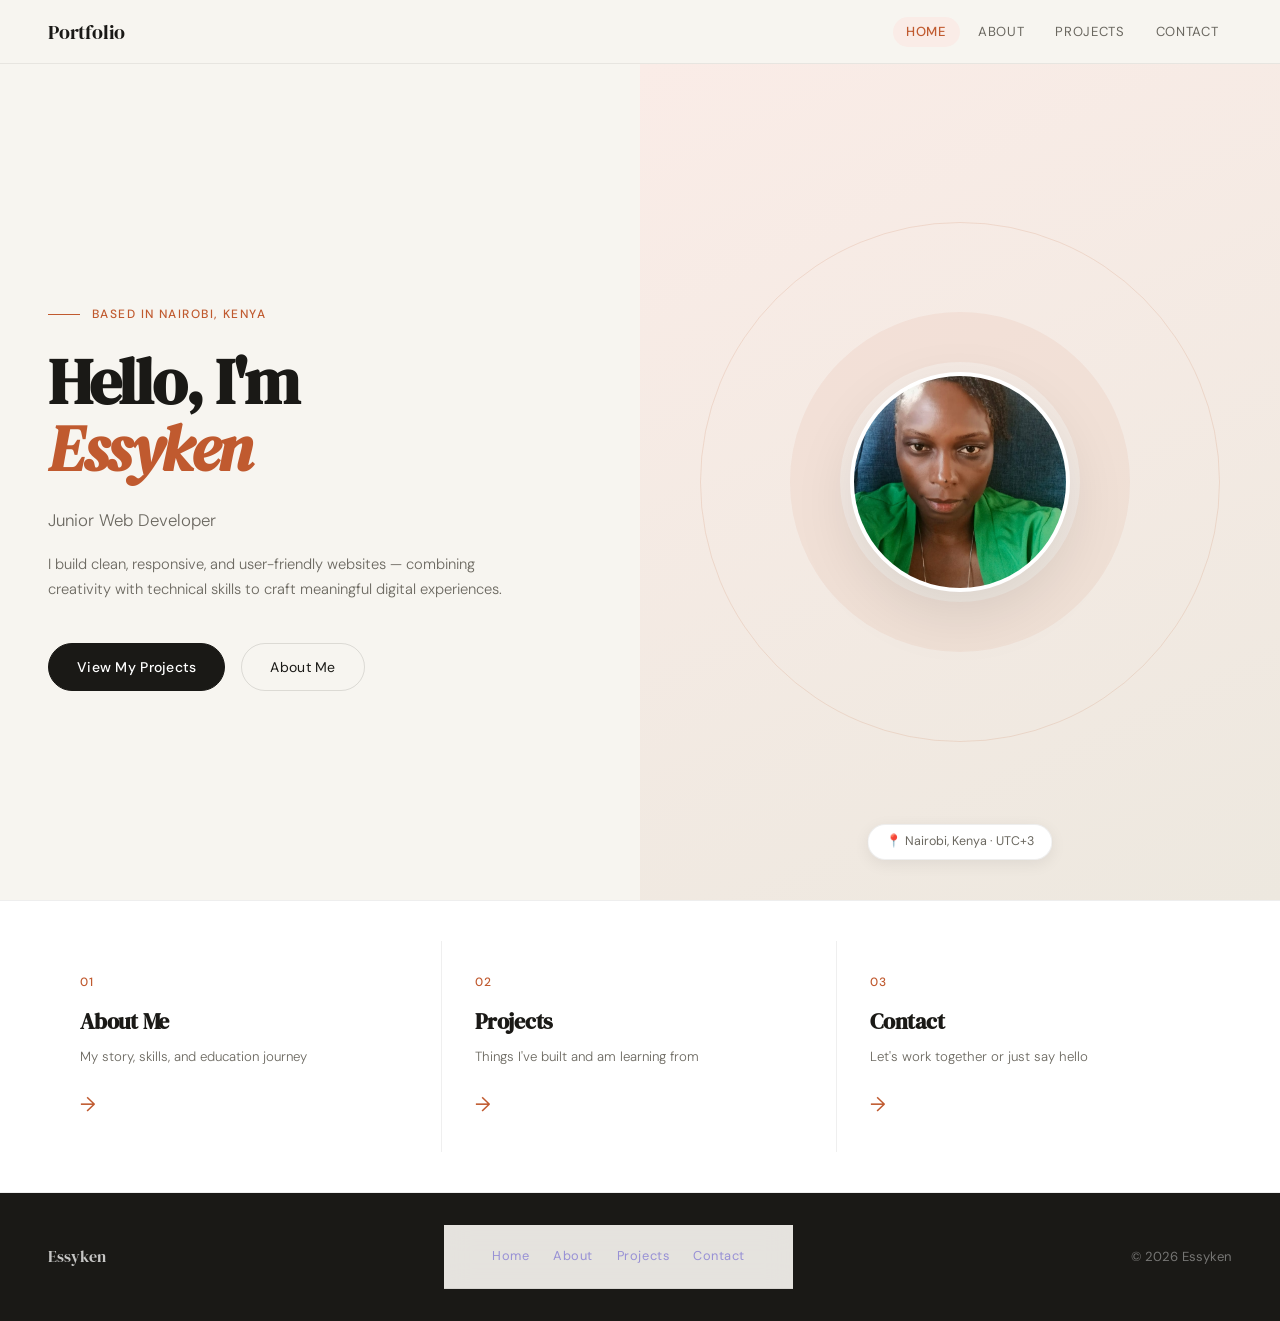
<file: index.html>
<!DOCTYPE html>
<html lang="en">
<head>
  <meta charset="UTF-8">
  <meta name="viewport" content="width=device-width, initial-scale=1.0">
  <title>Esther Njoroge — Home</title>
  <link rel="stylesheet" href="styles.css">
  <style>
    /* Hero */
    .hero {
      min-height: calc(100vh - 64px);
      display: grid;
      grid-template-columns: 1fr 1fr;
    }
    .hero-content {
      padding: 6rem 3rem 4rem;
      display: flex; flex-direction: column; justify-content: center;
    }
    .hero-tag {
      font-size: 0.75rem;
      font-weight: 500;
      letter-spacing: 0.12em;
      text-transform: uppercase;
      color: var(--accent);
      margin-bottom: 1.5rem;
      display: flex; align-items: center; gap: 0.75rem;
    }
    .hero-tag::before { content: ''; display: inline-block; width: 2rem; height: 1px; background: var(--accent); }
    .hero-name {
      font-family: var(--serif);
      font-size: clamp(3rem, 5vw, 5.5rem);
      line-height: 1.05;
      letter-spacing: -0.02em;
      margin-bottom: 1.5rem;
    }
    .hero-name em { font-style: italic; color: var(--accent); }
    .hero-tagline {
      font-size: 1.05rem;
      color: var(--ink-muted);
      line-height: 1.75;
      max-width: 40ch;
      margin-bottom: 1rem;
      font-weight: 300;
    }
    .hero-intro {
      font-size: 0.92rem;
      color: var(--ink-muted);
      line-height: 1.75;
      max-width: 46ch;
      margin-bottom: 2.5rem;
      font-weight: 300;
    }
    .hero-actions { display: flex; gap: 1rem; flex-wrap: wrap; }
    .hero-visual {
      background: linear-gradient(155deg, var(--accent-pale) 0%, #EDE8DF 100%);
      position: relative;
      display: flex; align-items: center; justify-content: center;
      overflow: hidden;
    }
    .hero-visual::before {
      content: '';
      position: absolute;
      width: 340px; height: 340px;
      border-radius: 50%;
      border: 50px solid rgba(192,90,47,0.07);
      top: 50%; left: 50%;
      transform: translate(-50%, -50%);
    }
    .hero-visual::after {
      content: '';
      position: absolute;
      width: 520px; height: 520px;
      border-radius: 50%;
      border: 1px solid rgba(192,90,47,0.14);
      top: 50%; left: 50%;
      transform: translate(-50%, -50%);
    }
    .avatar-wrapper {
      position: relative; z-index: 2;
      width: 220px; height: 220px;
      border-radius: 50%;
      background: var(--surface);
      border: 4px solid var(--surface);
      box-shadow: 0 20px 60px rgba(0,0,0,0.1);
      overflow: hidden;
      display: flex; align-items: center; justify-content: center;
    }
    .avatar-wrapper img {
      width: 100%; height: 100%;
      object-fit: cover;
    }
    .avatar-initials {
      font-family: var(--serif);
      font-size: 4rem;
      color: var(--accent);
      user-select: none;
    }
    .location-pill {
      position: absolute;
      bottom: 2.5rem; left: 50%; transform: translateX(-50%);
      background: var(--surface);
      border: 1px solid var(--border-soft);
      border-radius: 2rem;
      padding: 0.45rem 1.1rem;
      font-size: 0.78rem;
      color: var(--ink-muted);
      white-space: nowrap;
      z-index: 3;
      box-shadow: 0 4px 16px rgba(0,0,0,0.07);
    }

    /* Quick links strip */
    .quick-links {
      background: var(--surface);
      border-top: 1px solid var(--border-soft);
      border-bottom: 1px solid var(--border-soft);
      padding: 2.5rem 3rem;
      display: grid;
      grid-template-columns: repeat(3, 1fr);
      gap: 1px;
    }
    .quick-link-item {
      padding: 2rem 2rem;
      border-right: 1px solid var(--border-soft);
      text-decoration: none;
      color: var(--ink);
      transition: background 0.2s;
      display: block;
    }
    .quick-link-item:last-child { border-right: none; }
    .quick-link-item:hover { background: var(--accent-pale); }
    .quick-link-num {
      font-size: 0.75rem;
      color: var(--accent);
      font-weight: 500;
      letter-spacing: 0.1em;
      margin-bottom: 0.75rem;
    }
    .quick-link-title {
      font-family: var(--serif);
      font-size: 1.4rem;
      letter-spacing: -0.01em;
      margin-bottom: 0.4rem;
    }
    .quick-link-desc { font-size: 0.83rem; color: var(--ink-muted); font-weight: 300; }
    .quick-link-arrow {
      display: block;
      margin-top: 1.25rem;
      font-size: 1.25rem;
      color: var(--accent);
      transition: transform 0.2s;
    }
    .quick-link-item:hover .quick-link-arrow { transform: translateX(4px); }

    @media (max-width: 768px) {
      .hero { grid-template-columns: 1fr; min-height: auto; }
      .hero-content { padding: 3rem 1.5rem 2rem; }
      .hero-visual { min-height: 260px; }
      .quick-links { grid-template-columns: 1fr; padding: 0; gap: 0; }
      .quick-link-item { border-right: none; border-bottom: 1px solid var(--border-soft); padding: 1.5rem; }
      .quick-link-item:last-child { border-bottom: none; }
    }
  </style>
</head>
<body>

<nav>
  <a class="nav-logo" href="index.html">Portfolio</a>
  <ul class="nav-links">
    <li><a href="index.html" class="active">Home</a></li>
    <li><a href="about.html">About</a></li>
    <li><a href="projects.html">Projects</a></li>
    <li><a href="contact.html">Contact</a></li>
  </ul>
</nav>

<!-- HERO -->
<section class="hero">
  <div class="hero-content">
    <p class="hero-tag fade-up">Based in Nairobi, Kenya</p>
    <h1 class="hero-name fade-up-1">Hello, I'm<br><em>Essyken</em></h1>
    <p class="hero-tagline fade-up-2">Junior Web Developer</p>
    <p class="hero-intro fade-up-2">I build clean, responsive, and user-friendly websites — combining creativity with technical skills to craft meaningful digital experiences.</p>
    <div class="hero-actions fade-up-3">
      <a href="projects.html" class="btn-primary">View My Projects</a>
      <a href="about.html" class="btn-ghost">About Me</a>
    </div>
  </div>
  <div class="hero-visual">
    <div class="avatar-wrapper fade-up-1">
      <img src="../images/Esther.jpg" alt="Esther Njoroge">
    </div>
    <div class="location-pill">📍 Nairobi, Kenya · UTC+3</div>
  </div>
</section>

<!-- QUICK PAGE LINKS -->
<div class="quick-links">
  <a class="quick-link-item" href="about.html">
    <p class="quick-link-num">01</p>
    <h2 class="quick-link-title">About Me</h2>
    <p class="quick-link-desc">My story, skills, and education journey</p>
    <span class="quick-link-arrow">→</span>
  </a>
  <a class="quick-link-item" href="projects.html">
    <p class="quick-link-num">02</p>
    <h2 class="quick-link-title">Projects</h2>
    <p class="quick-link-desc">Things I've built and am learning from</p>
    <span class="quick-link-arrow">→</span>
  </a>
  <a class="quick-link-item" href="contact.html">
    <p class="quick-link-num">03</p>
    <h2 class="quick-link-title">Contact</h2>
    <p class="quick-link-desc">Let's work together or just say hello</p>
    <span class="quick-link-arrow">→</span>
  </a>
</div>

<footer>
  <span class="footer-brand">Essyken</span>
  <nav class="footer-nav">
    <a href="index.html">Home</a>
    <a href="about.html">About</a>
    <a href="projects.html">Projects</a>
    <a href="contact.html">Contact</a>
  </nav>
  <p>© 2026 Essyken</p>
</footer>

</body>
</html>
</file>
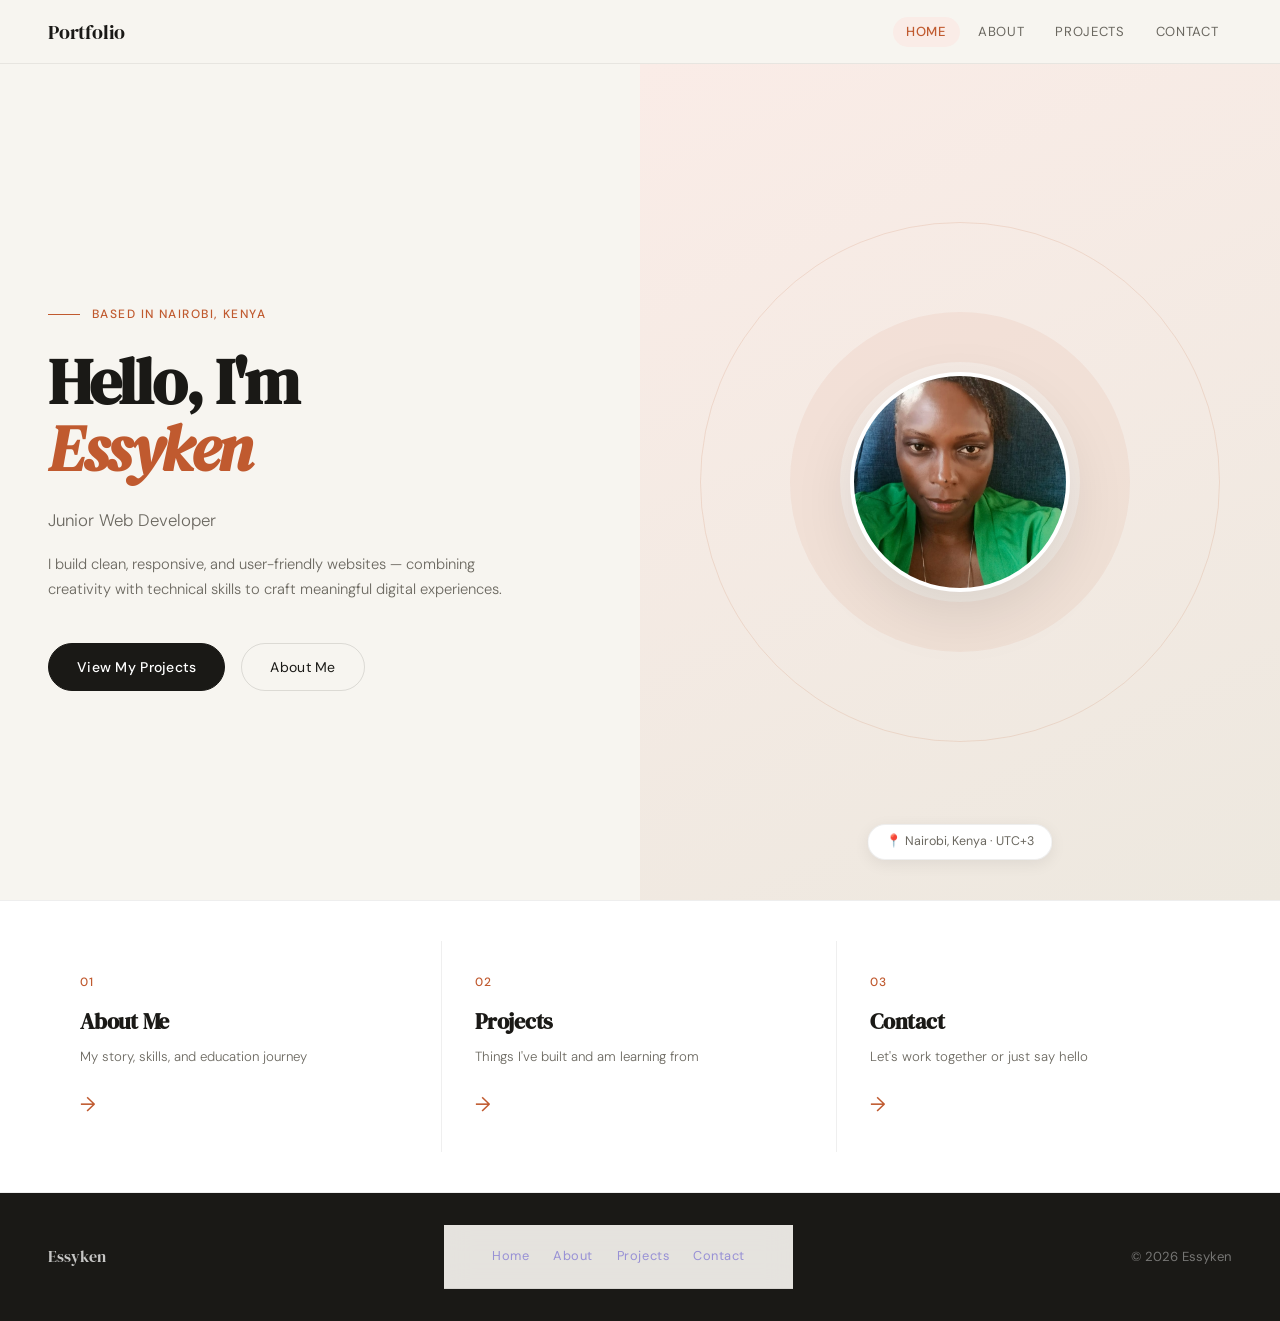
<file: portfolio/index.html>
<!DOCTYPE html>
<html lang="en">
<head>
  <meta charset="UTF-8">
  <meta name="viewport" content="width=device-width, initial-scale=1.0">
  <title>Esther Njoroge — Home</title>
  <link rel="stylesheet" href="styles.css">
  <style>
    /* Hero */
    .hero {
      min-height: calc(100vh - 64px);
      display: grid;
      grid-template-columns: 1fr 1fr;
    }
    .hero-content {
      padding: 6rem 3rem 4rem;
      display: flex; flex-direction: column; justify-content: center;
    }
    .hero-tag {
      font-size: 0.75rem;
      font-weight: 500;
      letter-spacing: 0.12em;
      text-transform: uppercase;
      color: var(--accent);
      margin-bottom: 1.5rem;
      display: flex; align-items: center; gap: 0.75rem;
    }
    .hero-tag::before { content: ''; display: inline-block; width: 2rem; height: 1px; background: var(--accent); }
    .hero-name {
      font-family: var(--serif);
      font-size: clamp(3rem, 5vw, 5.5rem);
      line-height: 1.05;
      letter-spacing: -0.02em;
      margin-bottom: 1.5rem;
    }
    .hero-name em { font-style: italic; color: var(--accent); }
    .hero-tagline {
      font-size: 1.05rem;
      color: var(--ink-muted);
      line-height: 1.75;
      max-width: 40ch;
      margin-bottom: 1rem;
      font-weight: 300;
    }
    .hero-intro {
      font-size: 0.92rem;
      color: var(--ink-muted);
      line-height: 1.75;
      max-width: 46ch;
      margin-bottom: 2.5rem;
      font-weight: 300;
    }
    .hero-actions { display: flex; gap: 1rem; flex-wrap: wrap; }
    .hero-visual {
      background: linear-gradient(155deg, var(--accent-pale) 0%, #EDE8DF 100%);
      position: relative;
      display: flex; align-items: center; justify-content: center;
      overflow: hidden;
    }
    .hero-visual::before {
      content: '';
      position: absolute;
      width: 340px; height: 340px;
      border-radius: 50%;
      border: 50px solid rgba(192,90,47,0.07);
      top: 50%; left: 50%;
      transform: translate(-50%, -50%);
    }
    .hero-visual::after {
      content: '';
      position: absolute;
      width: 520px; height: 520px;
      border-radius: 50%;
      border: 1px solid rgba(192,90,47,0.14);
      top: 50%; left: 50%;
      transform: translate(-50%, -50%);
    }
    .avatar-wrapper {
      position: relative; z-index: 2;
      width: 220px; height: 220px;
      border-radius: 50%;
      background: var(--surface);
      border: 4px solid var(--surface);
      box-shadow: 0 20px 60px rgba(0,0,0,0.1);
      overflow: hidden;
      display: flex; align-items: center; justify-content: center;
    }
    .avatar-wrapper img {
      width: 100%; height: 100%;
      object-fit: cover;
    }
    .avatar-initials {
      font-family: var(--serif);
      font-size: 4rem;
      color: var(--accent);
      user-select: none;
    }
    .location-pill {
      position: absolute;
      bottom: 2.5rem; left: 50%; transform: translateX(-50%);
      background: var(--surface);
      border: 1px solid var(--border-soft);
      border-radius: 2rem;
      padding: 0.45rem 1.1rem;
      font-size: 0.78rem;
      color: var(--ink-muted);
      white-space: nowrap;
      z-index: 3;
      box-shadow: 0 4px 16px rgba(0,0,0,0.07);
    }

    /* Quick links strip */
    .quick-links {
      background: var(--surface);
      border-top: 1px solid var(--border-soft);
      border-bottom: 1px solid var(--border-soft);
      padding: 2.5rem 3rem;
      display: grid;
      grid-template-columns: repeat(3, 1fr);
      gap: 1px;
    }
    .quick-link-item {
      padding: 2rem 2rem;
      border-right: 1px solid var(--border-soft);
      text-decoration: none;
      color: var(--ink);
      transition: background 0.2s;
      display: block;
    }
    .quick-link-item:last-child { border-right: none; }
    .quick-link-item:hover { background: var(--accent-pale); }
    .quick-link-num {
      font-size: 0.75rem;
      color: var(--accent);
      font-weight: 500;
      letter-spacing: 0.1em;
      margin-bottom: 0.75rem;
    }
    .quick-link-title {
      font-family: var(--serif);
      font-size: 1.4rem;
      letter-spacing: -0.01em;
      margin-bottom: 0.4rem;
    }
    .quick-link-desc { font-size: 0.83rem; color: var(--ink-muted); font-weight: 300; }
    .quick-link-arrow {
      display: block;
      margin-top: 1.25rem;
      font-size: 1.25rem;
      color: var(--accent);
      transition: transform 0.2s;
    }
    .quick-link-item:hover .quick-link-arrow { transform: translateX(4px); }

    @media (max-width: 768px) {
      .hero { grid-template-columns: 1fr; min-height: auto; }
      .hero-content { padding: 3rem 1.5rem 2rem; }
      .hero-visual { min-height: 260px; }
      .quick-links { grid-template-columns: 1fr; padding: 0; gap: 0; }
      .quick-link-item { border-right: none; border-bottom: 1px solid var(--border-soft); padding: 1.5rem; }
      .quick-link-item:last-child { border-bottom: none; }
    }
  </style>
</head>
<body>

<nav>
  <a class="nav-logo" href="index.html">Portfolio</a>
  <ul class="nav-links">
    <li><a href="index.html" class="active">Home</a></li>
    <li><a href="about.html">About</a></li>
    <li><a href="projects.html">Projects</a></li>
    <li><a href="contact.html">Contact</a></li>
  </ul>
</nav>

<!-- HERO -->
<section class="hero">
  <div class="hero-content">
    <p class="hero-tag fade-up">Based in Nairobi, Kenya</p>
    <h1 class="hero-name fade-up-1">Hello, I'm<br><em>Essyken</em></h1>
    <p class="hero-tagline fade-up-2">Junior Web Developer</p>
    <p class="hero-intro fade-up-2">I build clean, responsive, and user-friendly websites — combining creativity with technical skills to craft meaningful digital experiences.</p>
    <div class="hero-actions fade-up-3">
      <a href="projects.html" class="btn-primary">View My Projects</a>
      <a href="about.html" class="btn-ghost">About Me</a>
    </div>
  </div>
  <div class="hero-visual">
    <div class="avatar-wrapper fade-up-1">
      <img src="../images/Esther.jpg" alt="Esther Njoroge">
    </div>
    <div class="location-pill">📍 Nairobi, Kenya · UTC+3</div>
  </div>
</section>

<!-- QUICK PAGE LINKS -->
<div class="quick-links">
  <a class="quick-link-item" href="about.html">
    <p class="quick-link-num">01</p>
    <h2 class="quick-link-title">About Me</h2>
    <p class="quick-link-desc">My story, skills, and education journey</p>
    <span class="quick-link-arrow">→</span>
  </a>
  <a class="quick-link-item" href="projects.html">
    <p class="quick-link-num">02</p>
    <h2 class="quick-link-title">Projects</h2>
    <p class="quick-link-desc">Things I've built and am learning from</p>
    <span class="quick-link-arrow">→</span>
  </a>
  <a class="quick-link-item" href="contact.html">
    <p class="quick-link-num">03</p>
    <h2 class="quick-link-title">Contact</h2>
    <p class="quick-link-desc">Let's work together or just say hello</p>
    <span class="quick-link-arrow">→</span>
  </a>
</div>

<footer>
  <span class="footer-brand">Essyken</span>
  <nav class="footer-nav">
    <a href="index.html">Home</a>
    <a href="about.html">About</a>
    <a href="projects.html">Projects</a>
    <a href="contact.html">Contact</a>
  </nav>
  <p>© 2026 Essyken</p>
</footer>

</body>
</html>
</file>
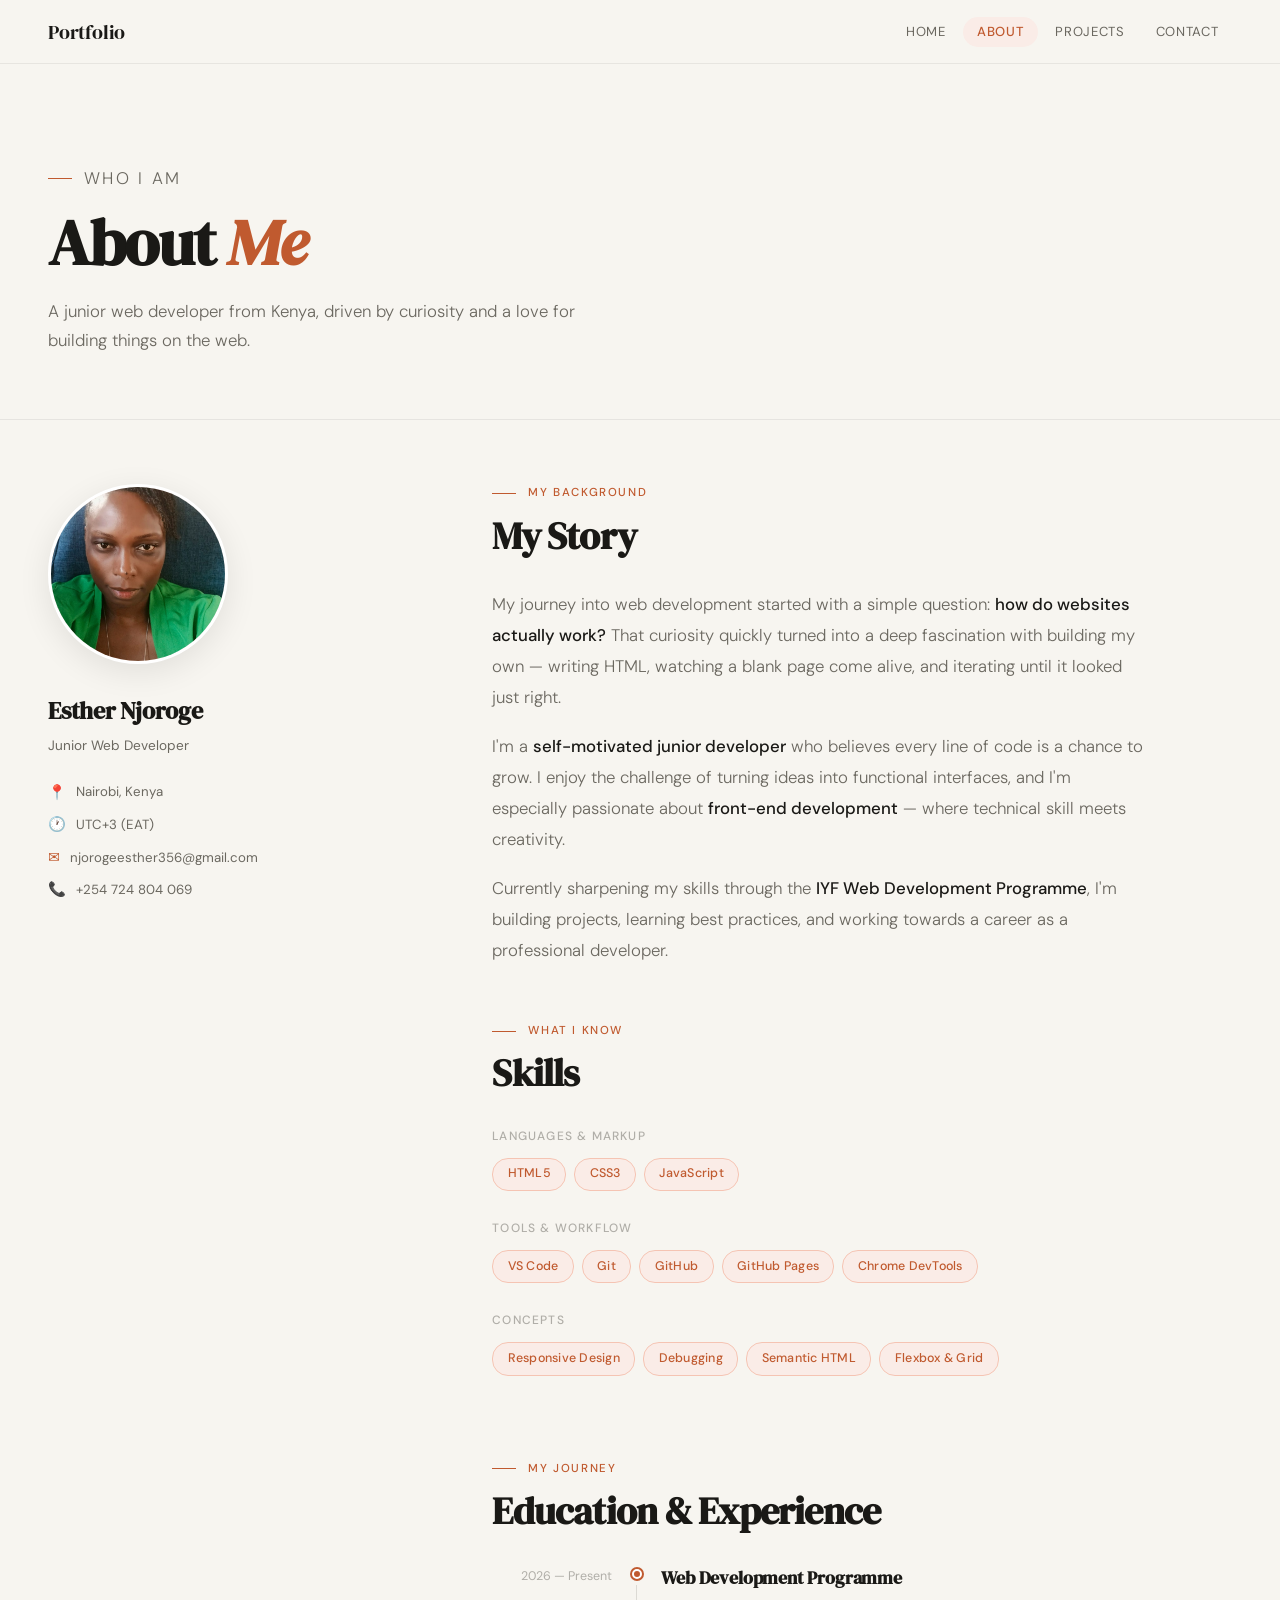
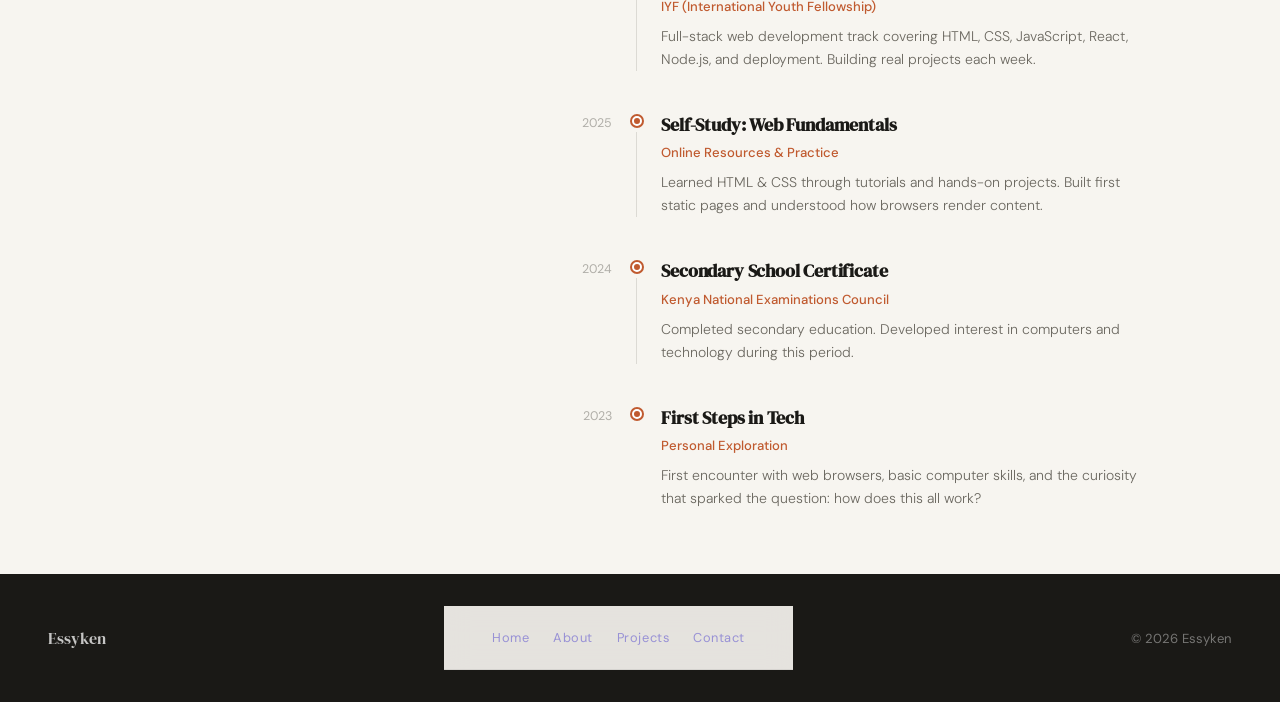
<file: about.html>
<!DOCTYPE html>
<html lang="en">
<head>
  <meta charset="UTF-8">
  <meta name="viewport" content="width=device-width, initial-scale=1.0">
  <title>About — Esther Njoroge</title>
  <link rel="stylesheet" href="styles.css">
  <style>
    .about-grid {
      display: grid;
      grid-template-columns: 1fr 1.8fr;
      gap: 5rem;
      align-items: start;
      max-width: 1100px;
    }
    .about-sticky { position: sticky; top: 5rem; }
    .about-avatar {
      width: 180px; height: 180px;
      border-radius: 50%;
      background: var(--accent-pale);
      border: 3px solid var(--surface);
      box-shadow: 0 8px 32px rgba(0,0,0,0.09);
      overflow: hidden;
      display: flex; align-items: center; justify-content: center;
      margin-bottom: 1.75rem;
    }
    .about-avatar img { width: 100%; height: 100%; object-fit: cover; }
    .about-avatar-initials {
      font-family: var(--serif);
      font-size: 3.5rem;
      color: var(--accent);
    }
    .about-name {
      font-family: var(--serif);
      font-size: 1.5rem;
      letter-spacing: -0.01em;
      margin-bottom: 0.25rem;
    }
    .about-role { font-size: 0.85rem; color: var(--ink-muted); margin-bottom: 1.5rem; }
    .about-meta { display: flex; flex-direction: column; gap: 0.6rem; }
    .about-meta-item { display: flex; align-items: center; gap: 0.6rem; font-size: 0.83rem; color: var(--ink-muted); }
    .about-meta-item span:first-child { color: var(--accent); font-size: 0.9rem; }

    .about-body { display: flex; flex-direction: column; gap: 3.5rem; }

    .story-text {
      font-size: 1.05rem;
      color: var(--ink-muted);
      line-height: 1.85;
      font-weight: 300;
    }
    .story-text + .story-text { margin-top: 1.1rem; }
    .story-text strong { color: var(--ink); font-weight: 500; }

    /* Skills */
    .skills-section {}
    .skills-category { margin-bottom: 1.75rem; }
    .skills-category-label {
      font-size: 0.75rem;
      font-weight: 500;
      letter-spacing: 0.1em;
      text-transform: uppercase;
      color: var(--ink-faint);
      margin-bottom: 0.75rem;
    }

    /* Timeline */
    .timeline { display: flex; flex-direction: column; gap: 0; }
    .timeline-item {
      display: grid;
      grid-template-columns: 120px 1px 1fr;
      gap: 0 1.5rem;
      padding-bottom: 2.5rem;
    }
    .timeline-item:last-child { padding-bottom: 0; }
    .timeline-date {
      font-size: 0.78rem;
      color: var(--ink-faint);
      font-weight: 400;
      padding-top: 0.2rem;
      text-align: right;
    }
    .timeline-line-col { display: flex; flex-direction: column; align-items: center; }
    .timeline-dot {
      width: 10px; height: 10px;
      border-radius: 50%;
      background: var(--accent);
      flex-shrink: 0;
      margin-top: 0.3rem;
      border: 2px solid var(--surface);
      box-shadow: 0 0 0 2px var(--accent);
    }
    .timeline-line {
      width: 1px;
      flex: 1;
      background: var(--border);
      margin-top: 6px;
    }
    .timeline-item:last-child .timeline-line { display: none; }
    .timeline-body {}
    .timeline-title {
      font-family: var(--serif);
      font-size: 1.1rem;
      letter-spacing: -0.01em;
      margin-bottom: 0.2rem;
    }
    .timeline-org {
      font-size: 0.82rem;
      color: var(--accent);
      font-weight: 500;
      margin-bottom: 0.5rem;
    }
    .timeline-desc { font-size: 0.875rem; color: var(--ink-muted); line-height: 1.65; font-weight: 300; }

    @media (max-width: 768px) {
      .about-grid { grid-template-columns: 1fr; gap: 2.5rem; }
      .about-sticky { position: static; }
    }
  </style>
</head>
<body>

<nav>
  <a class="nav-logo" href="index.html">Portfolio</a>
  <ul class="nav-links">
    <li><a href="index.html">Home</a></li>
    <li><a href="about.html" class="active">About</a></li>
    <li><a href="projects.html">Projects</a></li>
    <li><a href="contact.html">Contact</a></li>
  </ul>
</nav>

<div class="page-header fade-up">
  <p class="page-header-tag">Who I am</p>
  <h1>About <em>Me</em></h1>
  <p>A junior web developer from Kenya, driven by curiosity and a love for building things on the web.</p>
</div>

<div class="section">
  <div class="about-grid">

    <!-- SIDEBAR -->
    <aside class="about-sticky fade-up-1">
      <div class="about-avatar">
        <img src="../images/Esther.jpg" alt="Esther Njoroge">
        <span class="about-avatar-initials" style="display:none;">EN</span>
      </div>
      <h2 class="about-name">Esther Njoroge</h2>
      <p class="about-role">Junior Web Developer</p>
      <div class="about-meta">
        <div class="about-meta-item"><span>📍</span><span>Nairobi, Kenya</span></div>
        <div class="about-meta-item"><span>🕐</span><span>UTC+3 (EAT)</span></div>
        <div class="about-meta-item"><span>✉️</span><span>njorogeesther356@gmail.com</span></div>
        <div class="about-meta-item"><span>📞</span><span>+254 724 804 069</span></div>
      </div>
    </aside>

    <!-- MAIN CONTENT -->
    <div class="about-body fade-up-2">

      <!-- Story -->
      <div>
        <p class="section-label">My background</p>
        <h2 class="section-title">My Story</h2>
        <p class="story-text">
          My journey into web development started with a simple question: <strong>how do websites actually work?</strong> That curiosity quickly turned into a deep fascination with building my own — writing HTML, watching a blank page come alive, and iterating until it looked just right.
        </p>
        <p class="story-text">
          I'm a <strong>self-motivated junior developer</strong> who believes every line of code is a chance to grow. I enjoy the challenge of turning ideas into functional interfaces, and I'm especially passionate about <strong>front-end development</strong> — where technical skill meets creativity.
        </p>
        <p class="story-text">
          Currently sharpening my skills through the <strong>IYF Web Development Programme</strong>, I'm building projects, learning best practices, and working towards a career as a professional developer.
        </p>
      </div>

      <!-- Skills -->
      <div>
        <p class="section-label">What I know</p>
        <h2 class="section-title">Skills</h2>
        <div class="skills-category">
          <p class="skills-category-label">Languages &amp; Markup</p>
          <div class="skills-wrap">
            <span class="skill-tag">HTML5</span>
            <span class="skill-tag">CSS3</span>
            <span class="skill-tag">JavaScript</span>
          </div>
        </div>
        <div class="skills-category">
          <p class="skills-category-label">Tools &amp; Workflow</p>
          <div class="skills-wrap">
            <span class="skill-tag">VS Code</span>
            <span class="skill-tag">Git</span>
            <span class="skill-tag">GitHub</span>
            <span class="skill-tag">GitHub Pages</span>
            <span class="skill-tag">Chrome DevTools</span>
          </div>
        </div>
        <div class="skills-category">
          <p class="skills-category-label">Concepts</p>
          <div class="skills-wrap">
            <span class="skill-tag">Responsive Design</span>
            <span class="skill-tag">Debugging</span>
            <span class="skill-tag">Semantic HTML</span>
            <span class="skill-tag">Flexbox &amp; Grid</span>
          </div>
        </div>
      </div>

      <!-- Timeline -->
      <div>
        <p class="section-label">My journey</p>
        <h2 class="section-title">Education &amp; Experience</h2>
        <div class="timeline">

          <div class="timeline-item">
            <span class="timeline-date">2026 — Present</span>
            <div class="timeline-line-col"><div class="timeline-dot"></div><div class="timeline-line"></div></div>
            <div class="timeline-body">
              <h3 class="timeline-title">Web Development Programme</h3>
              <p class="timeline-org">IYF (International Youth Fellowship)</p>
              <p class="timeline-desc">Full-stack web development track covering HTML, CSS, JavaScript, React, Node.js, and deployment. Building real projects each week.</p>
            </div>
          </div>

          <div class="timeline-item">
            <span class="timeline-date">2025</span>
            <div class="timeline-line-col"><div class="timeline-dot"></div><div class="timeline-line"></div></div>
            <div class="timeline-body">
              <h3 class="timeline-title">Self-Study: Web Fundamentals</h3>
              <p class="timeline-org">Online Resources &amp; Practice</p>
              <p class="timeline-desc">Learned HTML &amp; CSS through tutorials and hands-on projects. Built first static pages and understood how browsers render content.</p>
            </div>
          </div>

          <div class="timeline-item">
            <span class="timeline-date">2024</span>
            <div class="timeline-line-col"><div class="timeline-dot"></div><div class="timeline-line"></div></div>
            <div class="timeline-body">
              <h3 class="timeline-title">Secondary School Certificate</h3>
              <p class="timeline-org">Kenya National Examinations Council</p>
              <p class="timeline-desc">Completed secondary education. Developed interest in computers and technology during this period.</p>
            </div>
          </div>

          <div class="timeline-item">
            <span class="timeline-date">2023</span>
            <div class="timeline-line-col"><div class="timeline-dot"></div><div class="timeline-line"></div></div>
            <div class="timeline-body">
              <h3 class="timeline-title">First Steps in Tech</h3>
              <p class="timeline-org">Personal Exploration</p>
              <p class="timeline-desc">First encounter with web browsers, basic computer skills, and the curiosity that sparked the question: how does this all work?</p>
            </div>
          </div>

        </div>
      </div>

    </div>
  </div>
</div>

<footer>
  <span class="footer-brand">Essyken</span>
  <nav class="footer-nav">
    <a href="index.html">Home</a>
    <a href="about.html">About</a>
    <a href="projects.html">Projects</a>
    <a href="contact.html">Contact</a>
  </nav>
  <p>© 2026 Essyken</p>
</footer>

</body>
</html>
</file>
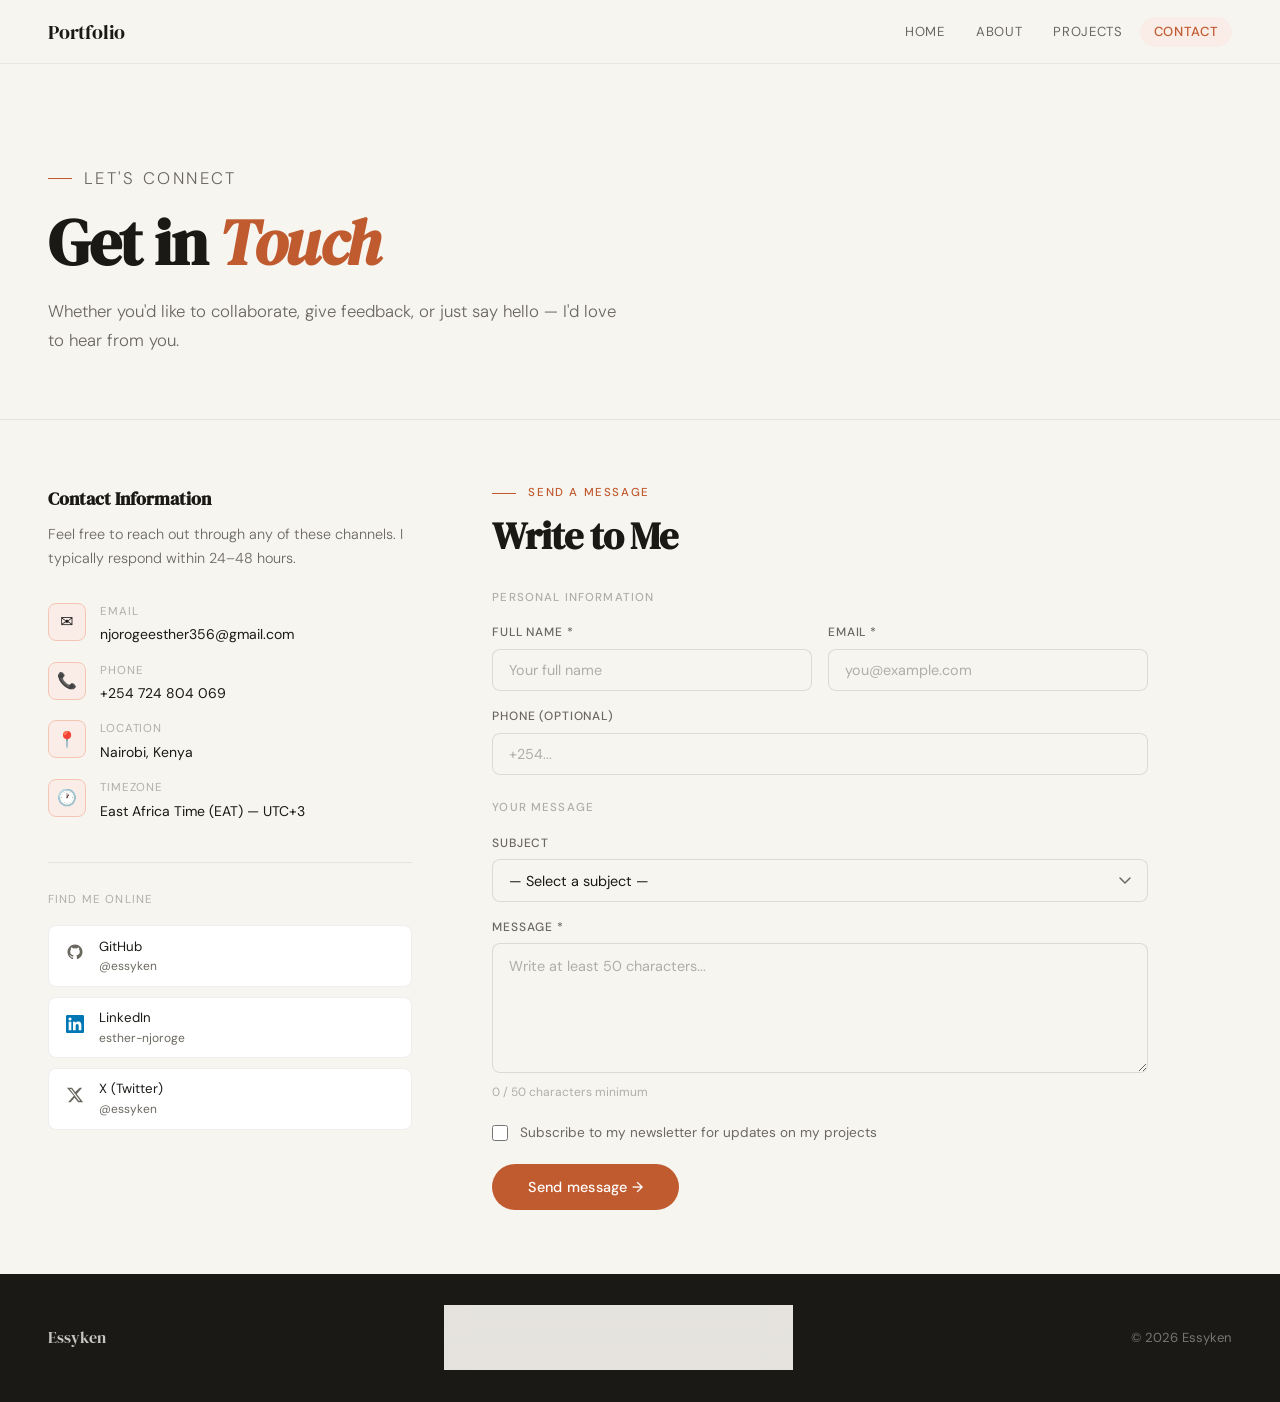
<file: contact.html>
<!DOCTYPE html>
<html lang="en">
<head>
  <meta charset="UTF-8">
  <meta name="viewport" content="width=device-width, initial-scale=1.0">
  <title>Contact — Esther Njoroge</title>
  <link rel="stylesheet" href="styles.css">
  <style>
    .contact-layout {
      display: grid;
      grid-template-columns: 1fr 1.8fr;
      gap: 5rem;
      align-items: start;
      max-width: 1100px;
    }
    .contact-aside { position: sticky; top: 5rem; }

    .contact-aside-title {
      font-family: var(--serif);
      font-size: 1.15rem;
      margin-bottom: 0.5rem;
    }
    .contact-aside-desc {
      font-size: 0.9rem;
      color: var(--ink-muted);
      line-height: 1.7;
      font-weight: 300;
      margin-bottom: 2rem;
    }

    .contact-details { display: flex; flex-direction: column; gap: 1rem; margin-bottom: 2.5rem; }
    .contact-detail-item {
      display: flex; align-items: flex-start; gap: 0.9rem;
    }
    .contact-detail-icon {
      width: 38px; height: 38px;
      border-radius: 8px;
      background: var(--accent-pale);
      border: 1px solid var(--accent-light);
      display: flex; align-items: center; justify-content: center;
      font-size: 1rem;
      flex-shrink: 0;
    }
    .contact-detail-text {}
    .contact-detail-label { font-size: 0.72rem; text-transform: uppercase; letter-spacing: 0.07em; color: var(--ink-faint); margin-bottom: 2px; }
    .contact-detail-value { font-size: 0.875rem; color: var(--ink); }
    .contact-detail-value a { color: var(--ink); text-decoration: none; }
    .contact-detail-value a:hover { color: var(--accent); }

    .divider { height: 1px; background: var(--border-soft); margin: 1.75rem 0; }

    /* Social */
    .socials-title { font-size: 0.72rem; text-transform: uppercase; letter-spacing: 0.1em; color: var(--ink-faint); margin-bottom: 1rem; }
    .socials-list { display: flex; flex-direction: column; gap: 0.6rem; }
    .social-link {
      display: flex; align-items: center; gap: 0.75rem;
      text-decoration: none;
      padding: 0.6rem 0.9rem;
      border-radius: 8px;
      border: 1px solid var(--border-soft);
      background: var(--surface);
      transition: border-color 0.2s, background 0.2s;
    }
    .social-link:hover { border-color: var(--accent-light); background: var(--accent-pale); }
    .social-link-icon { font-size: 1rem; width: 24px; text-align: center; }
    .social-link-text { font-size: 0.83rem; color: var(--ink); }
    .social-link-handle { font-size: 0.75rem; color: var(--ink-muted); }

    /* Form */
    .contact-form { display: flex; flex-direction: column; gap: 1.25rem; }
    .form-row { display: grid; grid-template-columns: 1fr 1fr; gap: 1rem; }
    .form-group { display: flex; flex-direction: column; gap: 0.4rem; }
    .form-group label {
      font-size: 0.75rem;
      font-weight: 500;
      color: var(--ink-muted);
      letter-spacing: 0.07em;
      text-transform: uppercase;
    }
    .form-group input,
    .form-group select,
    .form-group textarea {
      font-family: var(--sans);
      font-size: 0.9rem;
      color: var(--ink);
      background: var(--bg);
      border: 1px solid var(--border);
      border-radius: 8px;
      padding: 0.7rem 1rem;
      outline: none;
      transition: border-color 0.2s, box-shadow 0.2s;
      appearance: none;
      -webkit-appearance: none;
    }
    .form-group input::placeholder,
    .form-group textarea::placeholder { color: var(--ink-faint); }
    .form-group input:focus,
    .form-group select:focus,
    .form-group textarea:focus {
      border-color: var(--accent);
      box-shadow: 0 0 0 3px rgba(192,90,47,0.11);
      background: var(--surface);
    }
    .form-group textarea { resize: vertical; min-height: 130px; line-height: 1.65; }
    .form-group select {
      background-image: url("data:image/svg+xml,%3Csvg xmlns='http://www.w3.org/2000/svg' width='12' height='8' viewBox='0 0 12 8'%3E%3Cpath d='M1 1l5 5 5-5' stroke='%236B6860' stroke-width='1.5' fill='none' stroke-linecap='round'/%3E%3C/svg%3E");
      background-repeat: no-repeat;
      background-position: right 1rem center;
      background-color: var(--bg);
      padding-right: 2.5rem;
      cursor: pointer;
    }
    .checkbox-row {
      display: flex; align-items: center; gap: 0.75rem;
    }
    .checkbox-row input[type="checkbox"] {
      width: 16px; height: 16px;
      border: 1px solid var(--border);
      border-radius: 4px;
      accent-color: var(--accent);
      cursor: pointer;
      flex-shrink: 0;
    }
    .checkbox-row label {
      font-size: 0.85rem;
      color: var(--ink-muted);
      cursor: pointer;
    }
    .form-hint { font-size: 0.75rem; color: var(--ink-faint); margin-top: 0.2rem; }

    .btn-submit {
      background: var(--accent);
      color: #fff;
      padding: 0.875rem 2.25rem;
      border: none;
      border-radius: 2rem;
      font-family: var(--sans);
      font-size: 0.9rem;
      font-weight: 500;
      letter-spacing: 0.02em;
      cursor: pointer;
      transition: background 0.2s, transform 0.15s;
      align-self: flex-start;
    }
    .btn-submit:hover { background: #993C1D; transform: translateY(-1px); }
    .btn-submit:active { transform: translateY(0); }
    .btn-submit:disabled { background: #B0AEA8; cursor: not-allowed; transform: none; }

    .success-msg {
      display: none;
      background: #EAF3DE;
      border: 1px solid #C0DD97;
      color: #27500A;
      border-radius: 10px;
      padding: 1rem 1.25rem;
      font-size: 0.875rem;
      line-height: 1.6;
    }

    @media (max-width: 768px) {
      .contact-layout { grid-template-columns: 1fr; gap: 2.5rem; }
      .contact-aside { position: static; }
      .form-row { grid-template-columns: 1fr; }
    }
  </style>
</head>
<body>

<nav>
  <a class="nav-logo" href="index.html">Portfolio</a>
  <ul class="nav-links">
    <li><a href="index.html">Home</a></li>
    <li><a href="about.html">About</a></li>
    <li><a href="projects.html">Projects</a></li>
    <li><a href="contact.html" class="active">Contact</a></li>
  </ul>
</nav>

<div class="page-header fade-up">
  <p class="page-header-tag">Let's connect</p>
  <h1>Get in <em>Touch</em></h1>
  <p>Whether you'd like to collaborate, give feedback, or just say hello — I'd love to hear from you.</p>
</div>

<div class="section">
  <div class="contact-layout">

    <!-- ASIDE -->
    <aside class="contact-aside fade-up-1">
      <h2 class="contact-aside-title">Contact Information</h2>
      <p class="contact-aside-desc">Feel free to reach out through any of these channels. I typically respond within 24–48 hours.</p>

      <div class="contact-details">
        <div class="contact-detail-item">
          <div class="contact-detail-icon">✉️</div>
          <div class="contact-detail-text">
            <p class="contact-detail-label">Email</p>
            <p class="contact-detail-value"><a href="mailto:njorogeesther356@gmail.com">njorogeesther356@gmail.com</a></p>
          </div>
        </div>
        <div class="contact-detail-item">
          <div class="contact-detail-icon">📞</div>
          <div class="contact-detail-text">
            <p class="contact-detail-label">Phone</p>
            <p class="contact-detail-value"><a href="tel:+254724804069">+254 724 804 069</a></p>
          </div>
        </div>
        <div class="contact-detail-item">
          <div class="contact-detail-icon">📍</div>
          <div class="contact-detail-text">
            <p class="contact-detail-label">Location</p>
            <p class="contact-detail-value">Nairobi, Kenya</p>
          </div>
        </div>
        <div class="contact-detail-item">
          <div class="contact-detail-icon">🕐</div>
          <div class="contact-detail-text">
            <p class="contact-detail-label">Timezone</p>
            <p class="contact-detail-value">East Africa Time (EAT) — UTC+3</p>
          </div>
        </div>
      </div>

      <div class="divider"></div>

      <p class="socials-title">Find me online</p>
      <div class="socials-list">
        <a href="https://github.com/essyken" class="social-link" target="_blank" rel="noopener">
          <span class="social-link-icon">
            <svg width="18" height="18" viewBox="0 0 24 24" fill="currentColor" style="color: var(--ink-muted);">
              <path d="M12 2C6.477 2 2 6.477 2 12c0 4.418 2.865 8.166 6.839 9.489.5.092.682-.217.682-.482 0-.237-.008-.866-.013-1.7-2.782.603-3.369-1.342-3.369-1.342-.454-1.155-1.11-1.463-1.11-1.463-.908-.62.069-.608.069-.608 1.003.07 1.531 1.03 1.531 1.03.892 1.529 2.341 1.087 2.91.831.092-.646.35-1.086.636-1.336-2.22-.253-4.555-1.11-4.555-4.943 0-1.091.39-1.984 1.029-2.683-.103-.253-.446-1.27.098-2.647 0 0 .84-.269 2.75 1.025A9.578 9.578 0 0 1 12 6.836a9.59 9.59 0 0 1 2.504.337c1.909-1.294 2.747-1.025 2.747-1.025.546 1.377.202 2.394.1 2.647.64.699 1.028 1.592 1.028 2.683 0 3.842-2.339 4.687-4.566 4.935.359.309.678.919.678 1.852 0 1.336-.012 2.415-.012 2.743 0 .267.18.579.688.481C19.138 20.163 22 16.418 22 12c0-5.523-4.477-10-10-10z"/>
            </svg>
          </span>
          <div>
            <p class="social-link-text">GitHub</p>
            <p class="social-link-handle">@essyken</p>
          </div>
        </a>
        <a href="https://linkedin.com/in/esther-njoroge" class="social-link" target="_blank" rel="noopener">
          <span class="social-link-icon">
            <svg width="18" height="18" viewBox="0 0 24 24" fill="currentColor" style="color: #0077B5;">
              <path d="M20.447 20.452h-3.554v-5.569c0-1.328-.027-3.037-1.852-3.037-1.853 0-2.136 1.445-2.136 2.939v5.667H9.351V9h3.414v1.561h.046c.477-.9 1.637-1.85 3.37-1.85 3.601 0 4.267 2.37 4.267 5.455v6.286zM5.337 7.433a2.062 2.062 0 0 1-2.063-2.065 2.064 2.064 0 1 1 2.063 2.065zm1.782 13.019H3.555V9h3.564v11.452zM22.225 0H1.771C.792 0 0 .774 0 1.729v20.542C0 23.227.792 24 1.771 24h20.451C23.2 24 24 23.227 24 22.271V1.729C24 .774 23.2 0 22.222 0h.003z"/>
            </svg>
          </span>
          <div>
            <p class="social-link-text">LinkedIn</p>
            <p class="social-link-handle">esther-njoroge</p>
          </div>
        </a>
        <a href="https://twitter.com/essyken" class="social-link" target="_blank" rel="noopener">
          <span class="social-link-icon">
            <svg width="18" height="18" viewBox="0 0 24 24" fill="currentColor" style="color: var(--ink-muted);">
              <path d="M18.244 2.25h3.308l-7.227 8.26 8.502 11.24H16.17l-4.714-6.231-5.401 6.231H2.744l7.737-8.835L1.254 2.25H8.08l4.253 5.622zm-1.161 17.52h1.833L7.084 4.126H5.117z"/>
            </svg>
          </span>
          <div>
            <p class="social-link-text">X (Twitter)</p>
            <p class="social-link-handle">@essyken</p>
          </div>
        </a>
      </div>
    </aside>

    <!-- FORM -->
    <div class="fade-up-2">
      <p class="section-label">Send a message</p>
      <h2 class="section-title">Write to Me</h2>

      <div class="success-msg" id="successMsg">
        ✓ &nbsp;Message sent! Thank you for reaching out, Esther will get back to you within 48 hours.
      </div>

      <form class="contact-form" id="contactForm" novalidate>
        <!-- Personal Info -->
        <fieldset style="border: none; padding: 0;">
          <legend style="font-size: 0.72rem; font-weight: 500; letter-spacing: 0.1em; text-transform: uppercase; color: var(--ink-faint); margin-bottom: 1rem; display: block;">Personal information</legend>
          <div class="form-row">
            <div class="form-group">
              <label for="name">Full name *</label>
              <input type="text" id="name" name="name" required placeholder="Your full name">
            </div>
            <div class="form-group">
              <label for="email">Email *</label>
              <input type="email" id="email" name="email" required placeholder="you@example.com">
            </div>
          </div>
          <div class="form-group" style="margin-top: 1rem;">
            <label for="phone">Phone (optional)</label>
            <input type="tel" id="phone" name="phone" placeholder="+254...">
          </div>
        </fieldset>

        <!-- Message -->
        <fieldset style="border: none; padding: 0; margin-top: 0.25rem;">
          <legend style="font-size: 0.72rem; font-weight: 500; letter-spacing: 0.1em; text-transform: uppercase; color: var(--ink-faint); margin-bottom: 1rem; display: block;">Your message</legend>
          <div class="form-group">
            <label for="subject">Subject</label>
            <select id="subject" name="subject">
              <option value="">— Select a subject —</option>
              <option value="general">General inquiry</option>
              <option value="project">Project collaboration</option>
              <option value="feedback">Feedback</option>
              <option value="other">Other</option>
            </select>
          </div>
          <div class="form-group" style="margin-top: 1rem;">
            <label for="message">Message *</label>
            <textarea id="message" name="message" minlength="50" required placeholder="Write at least 50 characters..."></textarea>
            <span class="form-hint" id="charCount">0 / 50 characters minimum</span>
          </div>
        </fieldset>

        <div class="checkbox-row">
          <input type="checkbox" id="newsletter" name="newsletter">
          <label for="newsletter">Subscribe to my newsletter for updates on my projects</label>
        </div>

        <button type="submit" class="btn-submit" id="submitBtn">Send message →</button>
      </form>
    </div>

  </div>
</div>

<footer>
  <span class="footer-brand">Essyken</span>
  <nav class="footer-nav">
    <a href="index.html">Home</a>
    <a href="about.html">About</a>
    <a href="projects.html">Projects</a>
    <a href="contact.html">Contact</a>
  </nav>
  <p>© 2026 Essyken</p>
</footer>

<script>
  const textarea = document.getElementById('message');
  const charCount = document.getElementById('charCount');
  textarea.addEventListener('input', () => {
    const len = textarea.value.length;
    charCount.textContent = len + ' / 50 characters minimum';
    charCount.style.color = len >= 50 ? '#3B6D11' : 'var(--ink-faint)';
  });

  document.getElementById('contactForm').addEventListener('submit', function(e) {
    e.preventDefault();
    const btn = document.getElementById('submitBtn');
    btn.textContent = 'Sending...';
    btn.disabled = true;
    setTimeout(() => {
      this.style.display = 'none';
      const msg = document.getElementById('successMsg');
      msg.style.display = 'block';
    }, 1200);
  });
</script>

</body>
</html>
</file>
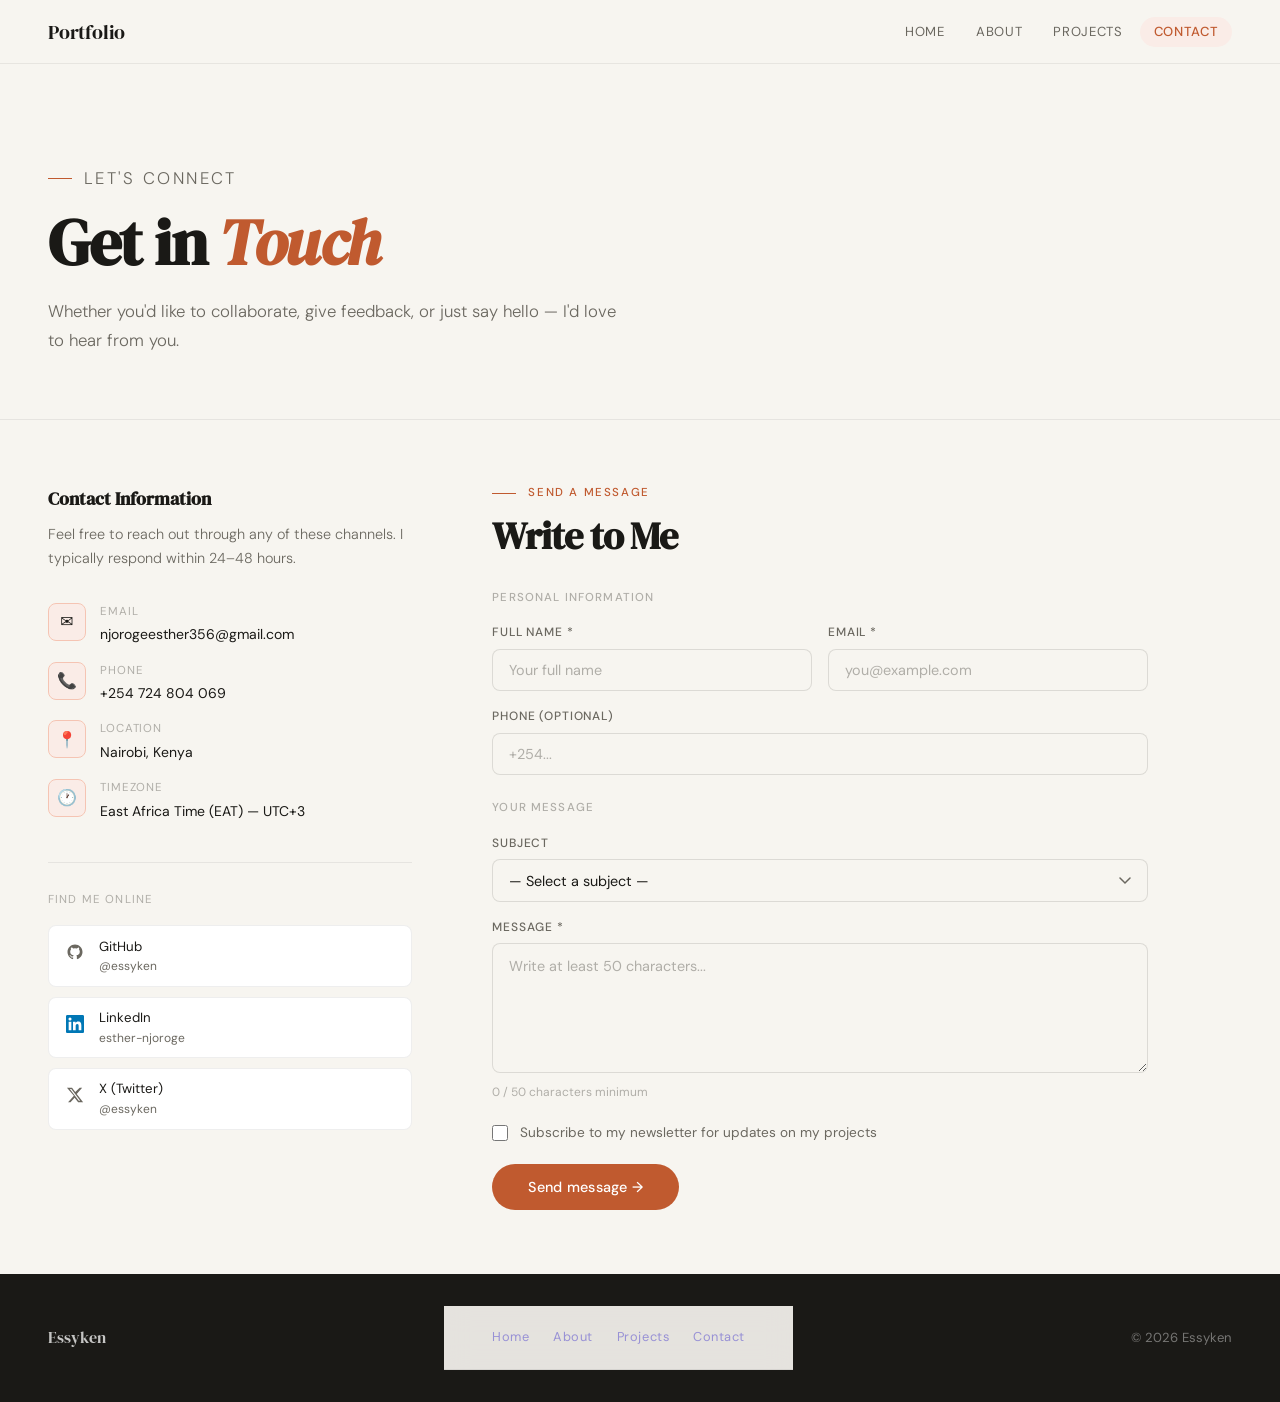
<file: portfolio/contact.html>
<!DOCTYPE html>
<html lang="en">
<head>
  <meta charset="UTF-8">
  <meta name="viewport" content="width=device-width, initial-scale=1.0">
  <title>Contact — Esther Njoroge</title>
  <link rel="stylesheet" href="styles.css">
  <style>
    .contact-layout {
      display: grid;
      grid-template-columns: 1fr 1.8fr;
      gap: 5rem;
      align-items: start;
      max-width: 1100px;
    }
    .contact-aside { position: sticky; top: 5rem; }

    .contact-aside-title {
      font-family: var(--serif);
      font-size: 1.15rem;
      margin-bottom: 0.5rem;
    }
    .contact-aside-desc {
      font-size: 0.9rem;
      color: var(--ink-muted);
      line-height: 1.7;
      font-weight: 300;
      margin-bottom: 2rem;
    }

    .contact-details { display: flex; flex-direction: column; gap: 1rem; margin-bottom: 2.5rem; }
    .contact-detail-item {
      display: flex; align-items: flex-start; gap: 0.9rem;
    }
    .contact-detail-icon {
      width: 38px; height: 38px;
      border-radius: 8px;
      background: var(--accent-pale);
      border: 1px solid var(--accent-light);
      display: flex; align-items: center; justify-content: center;
      font-size: 1rem;
      flex-shrink: 0;
    }
    .contact-detail-text {}
    .contact-detail-label { font-size: 0.72rem; text-transform: uppercase; letter-spacing: 0.07em; color: var(--ink-faint); margin-bottom: 2px; }
    .contact-detail-value { font-size: 0.875rem; color: var(--ink); }
    .contact-detail-value a { color: var(--ink); text-decoration: none; }
    .contact-detail-value a:hover { color: var(--accent); }

    .divider { height: 1px; background: var(--border-soft); margin: 1.75rem 0; }

    /* Social */
    .socials-title { font-size: 0.72rem; text-transform: uppercase; letter-spacing: 0.1em; color: var(--ink-faint); margin-bottom: 1rem; }
    .socials-list { display: flex; flex-direction: column; gap: 0.6rem; }
    .social-link {
      display: flex; align-items: center; gap: 0.75rem;
      text-decoration: none;
      padding: 0.6rem 0.9rem;
      border-radius: 8px;
      border: 1px solid var(--border-soft);
      background: var(--surface);
      transition: border-color 0.2s, background 0.2s;
    }
    .social-link:hover { border-color: var(--accent-light); background: var(--accent-pale); }
    .social-link-icon { font-size: 1rem; width: 24px; text-align: center; }
    .social-link-text { font-size: 0.83rem; color: var(--ink); }
    .social-link-handle { font-size: 0.75rem; color: var(--ink-muted); }

    /* Form */
    .contact-form { display: flex; flex-direction: column; gap: 1.25rem; }
    .form-row { display: grid; grid-template-columns: 1fr 1fr; gap: 1rem; }
    .form-group { display: flex; flex-direction: column; gap: 0.4rem; }
    .form-group label {
      font-size: 0.75rem;
      font-weight: 500;
      color: var(--ink-muted);
      letter-spacing: 0.07em;
      text-transform: uppercase;
    }
    .form-group input,
    .form-group select,
    .form-group textarea {
      font-family: var(--sans);
      font-size: 0.9rem;
      color: var(--ink);
      background: var(--bg);
      border: 1px solid var(--border);
      border-radius: 8px;
      padding: 0.7rem 1rem;
      outline: none;
      transition: border-color 0.2s, box-shadow 0.2s;
      appearance: none;
      -webkit-appearance: none;
    }
    .form-group input::placeholder,
    .form-group textarea::placeholder { color: var(--ink-faint); }
    .form-group input:focus,
    .form-group select:focus,
    .form-group textarea:focus {
      border-color: var(--accent);
      box-shadow: 0 0 0 3px rgba(192,90,47,0.11);
      background: var(--surface);
    }
    .form-group textarea { resize: vertical; min-height: 130px; line-height: 1.65; }
    .form-group select {
      background-image: url("data:image/svg+xml,%3Csvg xmlns='http://www.w3.org/2000/svg' width='12' height='8' viewBox='0 0 12 8'%3E%3Cpath d='M1 1l5 5 5-5' stroke='%236B6860' stroke-width='1.5' fill='none' stroke-linecap='round'/%3E%3C/svg%3E");
      background-repeat: no-repeat;
      background-position: right 1rem center;
      background-color: var(--bg);
      padding-right: 2.5rem;
      cursor: pointer;
    }
    .checkbox-row {
      display: flex; align-items: center; gap: 0.75rem;
    }
    .checkbox-row input[type="checkbox"] {
      width: 16px; height: 16px;
      border: 1px solid var(--border);
      border-radius: 4px;
      accent-color: var(--accent);
      cursor: pointer;
      flex-shrink: 0;
    }
    .checkbox-row label {
      font-size: 0.85rem;
      color: var(--ink-muted);
      cursor: pointer;
    }
    .form-hint { font-size: 0.75rem; color: var(--ink-faint); margin-top: 0.2rem; }

    .btn-submit {
      background: var(--accent);
      color: #fff;
      padding: 0.875rem 2.25rem;
      border: none;
      border-radius: 2rem;
      font-family: var(--sans);
      font-size: 0.9rem;
      font-weight: 500;
      letter-spacing: 0.02em;
      cursor: pointer;
      transition: background 0.2s, transform 0.15s;
      align-self: flex-start;
    }
    .btn-submit:hover { background: #993C1D; transform: translateY(-1px); }
    .btn-submit:active { transform: translateY(0); }
    .btn-submit:disabled { background: #B0AEA8; cursor: not-allowed; transform: none; }

    .success-msg {
      display: none;
      background: #EAF3DE;
      border: 1px solid #C0DD97;
      color: #27500A;
      border-radius: 10px;
      padding: 1rem 1.25rem;
      font-size: 0.875rem;
      line-height: 1.6;
    }

    @media (max-width: 768px) {
      .contact-layout { grid-template-columns: 1fr; gap: 2.5rem; }
      .contact-aside { position: static; }
      .form-row { grid-template-columns: 1fr; }
    }
  </style>
</head>
<body>

<nav>
  <a class="nav-logo" href="index.html">Portfolio</a>
  <ul class="nav-links">
    <li><a href="index.html">Home</a></li>
    <li><a href="about.html">About</a></li>
    <li><a href="projects.html">Projects</a></li>
    <li><a href="contact.html" class="active">Contact</a></li>
  </ul>
</nav>

<div class="page-header fade-up">
  <p class="page-header-tag">Let's connect</p>
  <h1>Get in <em>Touch</em></h1>
  <p>Whether you'd like to collaborate, give feedback, or just say hello — I'd love to hear from you.</p>
</div>

<div class="section">
  <div class="contact-layout">

    <!-- ASIDE -->
    <aside class="contact-aside fade-up-1">
      <h2 class="contact-aside-title">Contact Information</h2>
      <p class="contact-aside-desc">Feel free to reach out through any of these channels. I typically respond within 24–48 hours.</p>

      <div class="contact-details">
        <div class="contact-detail-item">
          <div class="contact-detail-icon">✉️</div>
          <div class="contact-detail-text">
            <p class="contact-detail-label">Email</p>
            <p class="contact-detail-value"><a href="mailto:njorogeesther356@gmail.com">njorogeesther356@gmail.com</a></p>
          </div>
        </div>
        <div class="contact-detail-item">
          <div class="contact-detail-icon">📞</div>
          <div class="contact-detail-text">
            <p class="contact-detail-label">Phone</p>
            <p class="contact-detail-value"><a href="tel:+254724804069">+254 724 804 069</a></p>
          </div>
        </div>
        <div class="contact-detail-item">
          <div class="contact-detail-icon">📍</div>
          <div class="contact-detail-text">
            <p class="contact-detail-label">Location</p>
            <p class="contact-detail-value">Nairobi, Kenya</p>
          </div>
        </div>
        <div class="contact-detail-item">
          <div class="contact-detail-icon">🕐</div>
          <div class="contact-detail-text">
            <p class="contact-detail-label">Timezone</p>
            <p class="contact-detail-value">East Africa Time (EAT) — UTC+3</p>
          </div>
        </div>
      </div>

      <div class="divider"></div>

      <p class="socials-title">Find me online</p>
      <div class="socials-list">
        <a href="https://github.com/essyken" class="social-link" target="_blank" rel="noopener">
          <span class="social-link-icon">
            <svg width="18" height="18" viewBox="0 0 24 24" fill="currentColor" style="color: var(--ink-muted);">
              <path d="M12 2C6.477 2 2 6.477 2 12c0 4.418 2.865 8.166 6.839 9.489.5.092.682-.217.682-.482 0-.237-.008-.866-.013-1.7-2.782.603-3.369-1.342-3.369-1.342-.454-1.155-1.11-1.463-1.11-1.463-.908-.62.069-.608.069-.608 1.003.07 1.531 1.03 1.531 1.03.892 1.529 2.341 1.087 2.91.831.092-.646.35-1.086.636-1.336-2.22-.253-4.555-1.11-4.555-4.943 0-1.091.39-1.984 1.029-2.683-.103-.253-.446-1.27.098-2.647 0 0 .84-.269 2.75 1.025A9.578 9.578 0 0 1 12 6.836a9.59 9.59 0 0 1 2.504.337c1.909-1.294 2.747-1.025 2.747-1.025.546 1.377.202 2.394.1 2.647.64.699 1.028 1.592 1.028 2.683 0 3.842-2.339 4.687-4.566 4.935.359.309.678.919.678 1.852 0 1.336-.012 2.415-.012 2.743 0 .267.18.579.688.481C19.138 20.163 22 16.418 22 12c0-5.523-4.477-10-10-10z"/>
            </svg>
          </span>
          <div>
            <p class="social-link-text">GitHub</p>
            <p class="social-link-handle">@essyken</p>
          </div>
        </a>
        <a href="https://linkedin.com/in/esther-njoroge" class="social-link" target="_blank" rel="noopener">
          <span class="social-link-icon">
            <svg width="18" height="18" viewBox="0 0 24 24" fill="currentColor" style="color: #0077B5;">
              <path d="M20.447 20.452h-3.554v-5.569c0-1.328-.027-3.037-1.852-3.037-1.853 0-2.136 1.445-2.136 2.939v5.667H9.351V9h3.414v1.561h.046c.477-.9 1.637-1.85 3.37-1.85 3.601 0 4.267 2.37 4.267 5.455v6.286zM5.337 7.433a2.062 2.062 0 0 1-2.063-2.065 2.064 2.064 0 1 1 2.063 2.065zm1.782 13.019H3.555V9h3.564v11.452zM22.225 0H1.771C.792 0 0 .774 0 1.729v20.542C0 23.227.792 24 1.771 24h20.451C23.2 24 24 23.227 24 22.271V1.729C24 .774 23.2 0 22.222 0h.003z"/>
            </svg>
          </span>
          <div>
            <p class="social-link-text">LinkedIn</p>
            <p class="social-link-handle">esther-njoroge</p>
          </div>
        </a>
        <a href="https://twitter.com/essyken" class="social-link" target="_blank" rel="noopener">
          <span class="social-link-icon">
            <svg width="18" height="18" viewBox="0 0 24 24" fill="currentColor" style="color: var(--ink-muted);">
              <path d="M18.244 2.25h3.308l-7.227 8.26 8.502 11.24H16.17l-4.714-6.231-5.401 6.231H2.744l7.737-8.835L1.254 2.25H8.08l4.253 5.622zm-1.161 17.52h1.833L7.084 4.126H5.117z"/>
            </svg>
          </span>
          <div>
            <p class="social-link-text">X (Twitter)</p>
            <p class="social-link-handle">@essyken</p>
          </div>
        </a>
      </div>
    </aside>

    <!-- FORM -->
    <div class="fade-up-2">
      <p class="section-label">Send a message</p>
      <h2 class="section-title">Write to Me</h2>

      <div class="success-msg" id="successMsg">
        ✓ &nbsp;Message sent! Thank you for reaching out, Esther will get back to you within 48 hours.
      </div>

      <form class="contact-form" id="contactForm" novalidate>
        <!-- Personal Info -->
        <fieldset style="border: none; padding: 0;">
          <legend style="font-size: 0.72rem; font-weight: 500; letter-spacing: 0.1em; text-transform: uppercase; color: var(--ink-faint); margin-bottom: 1rem; display: block;">Personal information</legend>
          <div class="form-row">
            <div class="form-group">
              <label for="name">Full name *</label>
              <input type="text" id="name" name="name" required placeholder="Your full name">
            </div>
            <div class="form-group">
              <label for="email">Email *</label>
              <input type="email" id="email" name="email" required placeholder="you@example.com">
            </div>
          </div>
          <div class="form-group" style="margin-top: 1rem;">
            <label for="phone">Phone (optional)</label>
            <input type="tel" id="phone" name="phone" placeholder="+254...">
          </div>
        </fieldset>

        <!-- Message -->
        <fieldset style="border: none; padding: 0; margin-top: 0.25rem;">
          <legend style="font-size: 0.72rem; font-weight: 500; letter-spacing: 0.1em; text-transform: uppercase; color: var(--ink-faint); margin-bottom: 1rem; display: block;">Your message</legend>
          <div class="form-group">
            <label for="subject">Subject</label>
            <select id="subject" name="subject">
              <option value="">— Select a subject —</option>
              <option value="general">General inquiry</option>
              <option value="project">Project collaboration</option>
              <option value="feedback">Feedback</option>
              <option value="other">Other</option>
            </select>
          </div>
          <div class="form-group" style="margin-top: 1rem;">
            <label for="message">Message *</label>
            <textarea id="message" name="message" minlength="50" required placeholder="Write at least 50 characters..."></textarea>
            <span class="form-hint" id="charCount">0 / 50 characters minimum</span>
          </div>
        </fieldset>

        <div class="checkbox-row">
          <input type="checkbox" id="newsletter" name="newsletter">
          <label for="newsletter">Subscribe to my newsletter for updates on my projects</label>
        </div>

        <button type="submit" class="btn-submit" id="submitBtn">Send message →</button>
      </form>
    </div>

  </div>
</div>

<footer>
  <span class="footer-brand">Essyken</span>
  <nav class="footer-nav">
    <a href="index.html">Home</a>
    <a href="about.html">About</a>
    <a href="projects.html">Projects</a>
    <a href="contact.html">Contact</a>
  </nav>
  <p>© 2026 Essyken</p>
</footer>

<script>
  const textarea = document.getElementById('message');
  const charCount = document.getElementById('charCount');
  textarea.addEventListener('input', () => {
    const len = textarea.value.length;
    charCount.textContent = len + ' / 50 characters minimum';
    charCount.style.color = len >= 50 ? '#3B6D11' : 'var(--ink-faint)';
  });

  document.getElementById('contactForm').addEventListener('submit', function(e) {
    e.preventDefault();
    const btn = document.getElementById('submitBtn');
    btn.textContent = 'Sending...';
    btn.disabled = true;
    setTimeout(() => {
      this.style.display = 'none';
      const msg = document.getElementById('successMsg');
      msg.style.display = 'block';
    }, 1200);
  });
</script>

</body>
</html>
</file>
<file: styles.css>
@import url('https://fonts.googleapis.com/css2?family=DM+Serif+Display:ital@0;1&family=DM+Sans:ital,opsz,wght@0,9..40,300;0,9..40,400;0,9..40,500;1,9..40,300&display=swap');

*, *::before, *::after { box-sizing: border-box; margin: 0; padding: 0; }

:root {
  --bg: #F7F5F0;
  --surface: #FFFFFF;
  --ink: #1A1916;
  --ink-muted: #6B6860;
  --ink-faint: #B0AEA8;
  --accent: #C05A2F;
  --accent-light: #F5C4B3;
  --accent-pale: #FAECE7;
  --border: rgba(26,25,22,0.12);
  --border-soft: rgba(26,25,22,0.07);
  --serif: 'DM Serif Display', Georgia, serif;
  --sans: 'DM Sans', system-ui, sans-serif;
}

html { scroll-behavior: smooth; }

body {
  font-family: var(--sans);
  background: var(--bg);
  color: var(--ink);
  line-height: 1.6;
  min-height: 100vh;
}

/* ── NAV ── */
nav {
  position: sticky; top: 0; z-index: 100;
  background: rgba(247,245,240,0.92);
  backdrop-filter: blur(14px);
  border-bottom: 1px solid var(--border-soft);
  padding: 0 3rem;
  display: flex; align-items: center; justify-content: space-between;
  height: 64px;
}
.nav-logo {
  font-family: var(--serif);
  font-size: 1.25rem;
  color: var(--ink);
  text-decoration: none;
  letter-spacing: -0.01em;
}
.nav-links { display: flex; gap: 0.25rem; list-style: none; }
.nav-links a {
  font-size: 0.82rem;
  font-weight: 400;
  color: var(--ink-muted);
  text-decoration: none;
  letter-spacing: 0.05em;
  text-transform: uppercase;
  padding: 0.4rem 0.85rem;
  border-radius: 2rem;
  transition: color 0.2s, background 0.2s;
}
.nav-links a:hover { color: var(--ink); background: var(--accent-pale); }
.nav-links a.active {
  color: var(--accent);
  background: var(--accent-pale);
  font-weight: 500;
}

/* ── PAGE HEADER ── */
.page-header {
  padding: 5rem 3rem 4rem;
  border-bottom: 1px solid var(--border-soft);
}
.page-header-tag {
  font-size: 0.72rem;
  font-weight: 500;
  letter-spacing: 0.14em;
  text-transform: uppercase;
  color: var(--accent);
  margin-bottom: 1rem;
  display: flex; align-items: center; gap: 0.75rem;
}
.page-header-tag::before {
  content: '';
  display: inline-block;
  width: 1.5rem; height: 1px;
  background: var(--accent);
}
.page-header h1 {
  font-family: var(--serif);
  font-size: clamp(2.5rem, 5vw, 4.5rem);
  line-height: 1.05;
  letter-spacing: -0.02em;
}
.page-header h1 em { font-style: italic; color: var(--accent); }
.page-header p {
  margin-top: 1.25rem;
  font-size: 1.05rem;
  color: var(--ink-muted);
  max-width: 52ch;
  font-weight: 300;
  line-height: 1.75;
}

/* ── SHARED SECTION ── */
.section { padding: 4rem 3rem; }
.section-label {
  font-size: 0.72rem;
  font-weight: 500;
  letter-spacing: 0.14em;
  text-transform: uppercase;
  color: var(--accent);
  margin-bottom: 0.75rem;
  display: flex; align-items: center; gap: 0.75rem;
}
.section-label::before {
  content: '';
  display: inline-block;
  width: 1.5rem; height: 1px;
  background: var(--accent);
}
.section-title {
  font-family: var(--serif);
  font-size: clamp(1.8rem, 3vw, 2.5rem);
  line-height: 1.1;
  letter-spacing: -0.02em;
  margin-bottom: 2rem;
}

/* ── BUTTONS ── */
.btn-primary {
  display: inline-block;
  background: var(--ink);
  color: #fff;
  padding: 0.75rem 1.75rem;
  border-radius: 2rem;
  font-family: var(--sans);
  font-size: 0.875rem;
  font-weight: 500;
  text-decoration: none;
  letter-spacing: 0.02em;
  transition: background 0.2s, transform 0.15s;
  border: 1.5px solid var(--ink);
}
.btn-primary:hover { background: var(--accent); border-color: var(--accent); transform: translateY(-1px); }

.btn-ghost {
  display: inline-block;
  background: transparent;
  color: var(--ink);
  padding: 0.75rem 1.75rem;
  border-radius: 2rem;
  font-family: var(--sans);
  font-size: 0.875rem;
  font-weight: 400;
  text-decoration: none;
  letter-spacing: 0.02em;
  border: 1.5px solid var(--border);
  transition: border-color 0.2s, transform 0.15s;
}
.btn-ghost:hover { border-color: var(--ink); transform: translateY(-1px); }

/* ── SKILL TAGS ── */
.skills-wrap { display: flex; flex-wrap: wrap; gap: 0.5rem; }
.skill-tag {
  font-size: 0.78rem;
  font-weight: 500;
  padding: 0.35rem 0.9rem;
  border-radius: 1rem;
  background: var(--accent-pale);
  color: var(--accent);
  letter-spacing: 0.02em;
  border: 1px solid var(--accent-light);
}

/* ── FOOTER ── */
footer {
  background: var(--ink);
  color: rgba(255,255,255,0.4);
  padding: 2rem 3rem;
  display: flex;
  align-items: center;
  justify-content: space-between;
  font-size: 0.82rem;
  gap: 1rem;
  flex-wrap: wrap;
}
footer .footer-brand {
  font-family: var(--serif);
  font-size: 1rem;
  color: rgba(255,255,255,0.75);
}
footer .footer-nav { display: flex; gap: 1.5rem; }
footer .footer-nav a {
  color: rgba(38, 23, 200, 0.4);
  text-decoration: none;
  font-size: 0.8rem;
  letter-spacing: 0.04em;
  transition: color 0.2s;s
}
footer .footer-nav a:hover { color: rgba(115, 40, 219, 0.8); }

/* ── ANIMATIONS ── */
@keyframes fadeUp {
  from { opacity: 0; transform: translateY(20px); }
  to   { opacity: 1; transform: translateY(0); }
}
.fade-up { animation: fadeUp 0.6s ease both; }
.fade-up-1 { animation: fadeUp 0.6s ease 0.1s both; }
.fade-up-2 { animation: fadeUp 0.6s ease 0.2s both; }
.fade-up-3 { animation: fadeUp 0.6s ease 0.3s both; }

/* ── RESPONSIVE ── */
@media (max-width: 768px) {
  nav { padding: 0 1.25rem; }
  .nav-links { gap: 0; }
  .nav-links a { padding: 0.4rem 0.55rem; font-size: 0.75rem; }
  .page-header { padding: 3rem 1.5rem 2.5rem; }
  .section { padding: 3rem 1.5rem; }
  footer { padding: 1.5rem; }
}
</file>
<file: portfolio/styles.css>
@import url('https://fonts.googleapis.com/css2?family=DM+Serif+Display:ital@0;1&family=DM+Sans:ital,opsz,wght@0,9..40,300;0,9..40,400;0,9..40,500;1,9..40,300&display=swap');

*, *::before, *::after { box-sizing: border-box; margin: 0; padding: 0; }

:root {
  --bg: #F7F5F0;
  --surface: #FFFFFF;
  --ink: #1A1916;
  --ink-muted: #6B6860;
  --ink-faint: #B0AEA8;
  --accent: #C05A2F;
  --accent-light: #F5C4B3;
  --accent-pale: #FAECE7;
  --border: rgba(26,25,22,0.12);
  --border-soft: rgba(26,25,22,0.07);
  --serif: 'DM Serif Display', Georgia, serif;
  --sans: 'DM Sans', system-ui, sans-serif;
}

html { scroll-behavior: smooth; }

body {
  font-family: var(--sans);
  background: var(--bg);
  color: var(--ink);
  line-height: 1.6;
  min-height: 100vh;
}

/* ── NAV ── */
nav {
  position: sticky; top: 0; z-index: 100;
  background: rgba(247,245,240,0.92);
  backdrop-filter: blur(14px);
  border-bottom: 1px solid var(--border-soft);
  padding: 0 3rem;
  display: flex; align-items: center; justify-content: space-between;
  height: 64px;
}
.nav-logo {
  font-family: var(--serif);
  font-size: 1.25rem;
  color: var(--ink);
  text-decoration: none;
  letter-spacing: -0.01em;
}
.nav-links { display: flex; gap: 0.25rem; list-style: none; }
.nav-links a {
  font-size: 0.82rem;
  font-weight: 400;
  color: var(--ink-muted);
  text-decoration: none;
  letter-spacing: 0.05em;
  text-transform: uppercase;
  padding: 0.4rem 0.85rem;
  border-radius: 2rem;
  transition: color 0.2s, background 0.2s;
}
.nav-links a:hover { color: var(--ink); background: var(--accent-pale); }
.nav-links a.active {
  color: var(--accent);
  background: var(--accent-pale);
  font-weight: 500;
}

/* ── PAGE HEADER ── */
.page-header {
  padding: 5rem 3rem 4rem;
  border-bottom: 1px solid var(--border-soft);
}
.page-header-tag {
  font-size: 0.72rem;
  font-weight: 500;
  letter-spacing: 0.14em;
  text-transform: uppercase;
  color: var(--accent);
  margin-bottom: 1rem;
  display: flex; align-items: center; gap: 0.75rem;
}
.page-header-tag::before {
  content: '';
  display: inline-block;
  width: 1.5rem; height: 1px;
  background: var(--accent);
}
.page-header h1 {
  font-family: var(--serif);
  font-size: clamp(2.5rem, 5vw, 4.5rem);
  line-height: 1.05;
  letter-spacing: -0.02em;
}
.page-header h1 em { font-style: italic; color: var(--accent); }
.page-header p {
  margin-top: 1.25rem;
  font-size: 1.05rem;
  color: var(--ink-muted);
  max-width: 52ch;
  font-weight: 300;
  line-height: 1.75;
}

/* ── SHARED SECTION ── */
.section { padding: 4rem 3rem; }
.section-label {
  font-size: 0.72rem;
  font-weight: 500;
  letter-spacing: 0.14em;
  text-transform: uppercase;
  color: var(--accent);
  margin-bottom: 0.75rem;
  display: flex; align-items: center; gap: 0.75rem;
}
.section-label::before {
  content: '';
  display: inline-block;
  width: 1.5rem; height: 1px;
  background: var(--accent);
}
.section-title {
  font-family: var(--serif);
  font-size: clamp(1.8rem, 3vw, 2.5rem);
  line-height: 1.1;
  letter-spacing: -0.02em;
  margin-bottom: 2rem;
}

/* ── BUTTONS ── */
.btn-primary {
  display: inline-block;
  background: var(--ink);
  color: #fff;
  padding: 0.75rem 1.75rem;
  border-radius: 2rem;
  font-family: var(--sans);
  font-size: 0.875rem;
  font-weight: 500;
  text-decoration: none;
  letter-spacing: 0.02em;
  transition: background 0.2s, transform 0.15s;
  border: 1.5px solid var(--ink);
}
.btn-primary:hover { background: var(--accent); border-color: var(--accent); transform: translateY(-1px); }

.btn-ghost {
  display: inline-block;
  background: transparent;
  color: var(--ink);
  padding: 0.75rem 1.75rem;
  border-radius: 2rem;
  font-family: var(--sans);
  font-size: 0.875rem;
  font-weight: 400;
  text-decoration: none;
  letter-spacing: 0.02em;
  border: 1.5px solid var(--border);
  transition: border-color 0.2s, transform 0.15s;
}
.btn-ghost:hover { border-color: var(--ink); transform: translateY(-1px); }

/* ── SKILL TAGS ── */
.skills-wrap { display: flex; flex-wrap: wrap; gap: 0.5rem; }
.skill-tag {
  font-size: 0.78rem;
  font-weight: 500;
  padding: 0.35rem 0.9rem;
  border-radius: 1rem;
  background: var(--accent-pale);
  color: var(--accent);
  letter-spacing: 0.02em;
  border: 1px solid var(--accent-light);
}

/* ── FOOTER ── */
footer {
  background: var(--ink);
  color: rgba(255,255,255,0.4);
  padding: 2rem 3rem;
  display: flex;
  align-items: center;
  justify-content: space-between;
  font-size: 0.82rem;
  gap: 1rem;
  flex-wrap: wrap;
}
footer .footer-brand {
  font-family: var(--serif);
  font-size: 1rem;
  color: rgba(255,255,255,0.75);
}
footer .footer-nav { display: flex; gap: 1.5rem; }
footer .footer-nav a {
  color: rgba(38, 23, 200, 0.4);
  text-decoration: none;
  font-size: 0.8rem;
  letter-spacing: 0.04em;
  transition: color 0.2s;s
}
footer .footer-nav a:hover { color: rgba(115, 40, 219, 0.8); }

/* ── ANIMATIONS ── */
@keyframes fadeUp {
  from { opacity: 0; transform: translateY(20px); }
  to   { opacity: 1; transform: translateY(0); }
}
.fade-up { animation: fadeUp 0.6s ease both; }
.fade-up-1 { animation: fadeUp 0.6s ease 0.1s both; }
.fade-up-2 { animation: fadeUp 0.6s ease 0.2s both; }
.fade-up-3 { animation: fadeUp 0.6s ease 0.3s both; }

/* ── RESPONSIVE ── */
@media (max-width: 768px) {
  nav { padding: 0 1.25rem; }
  .nav-links { gap: 0; }
  .nav-links a { padding: 0.4rem 0.55rem; font-size: 0.75rem; }
  .page-header { padding: 3rem 1.5rem 2.5rem; }
  .section { padding: 3rem 1.5rem; }
  footer { padding: 1.5rem; }
}
</file>
